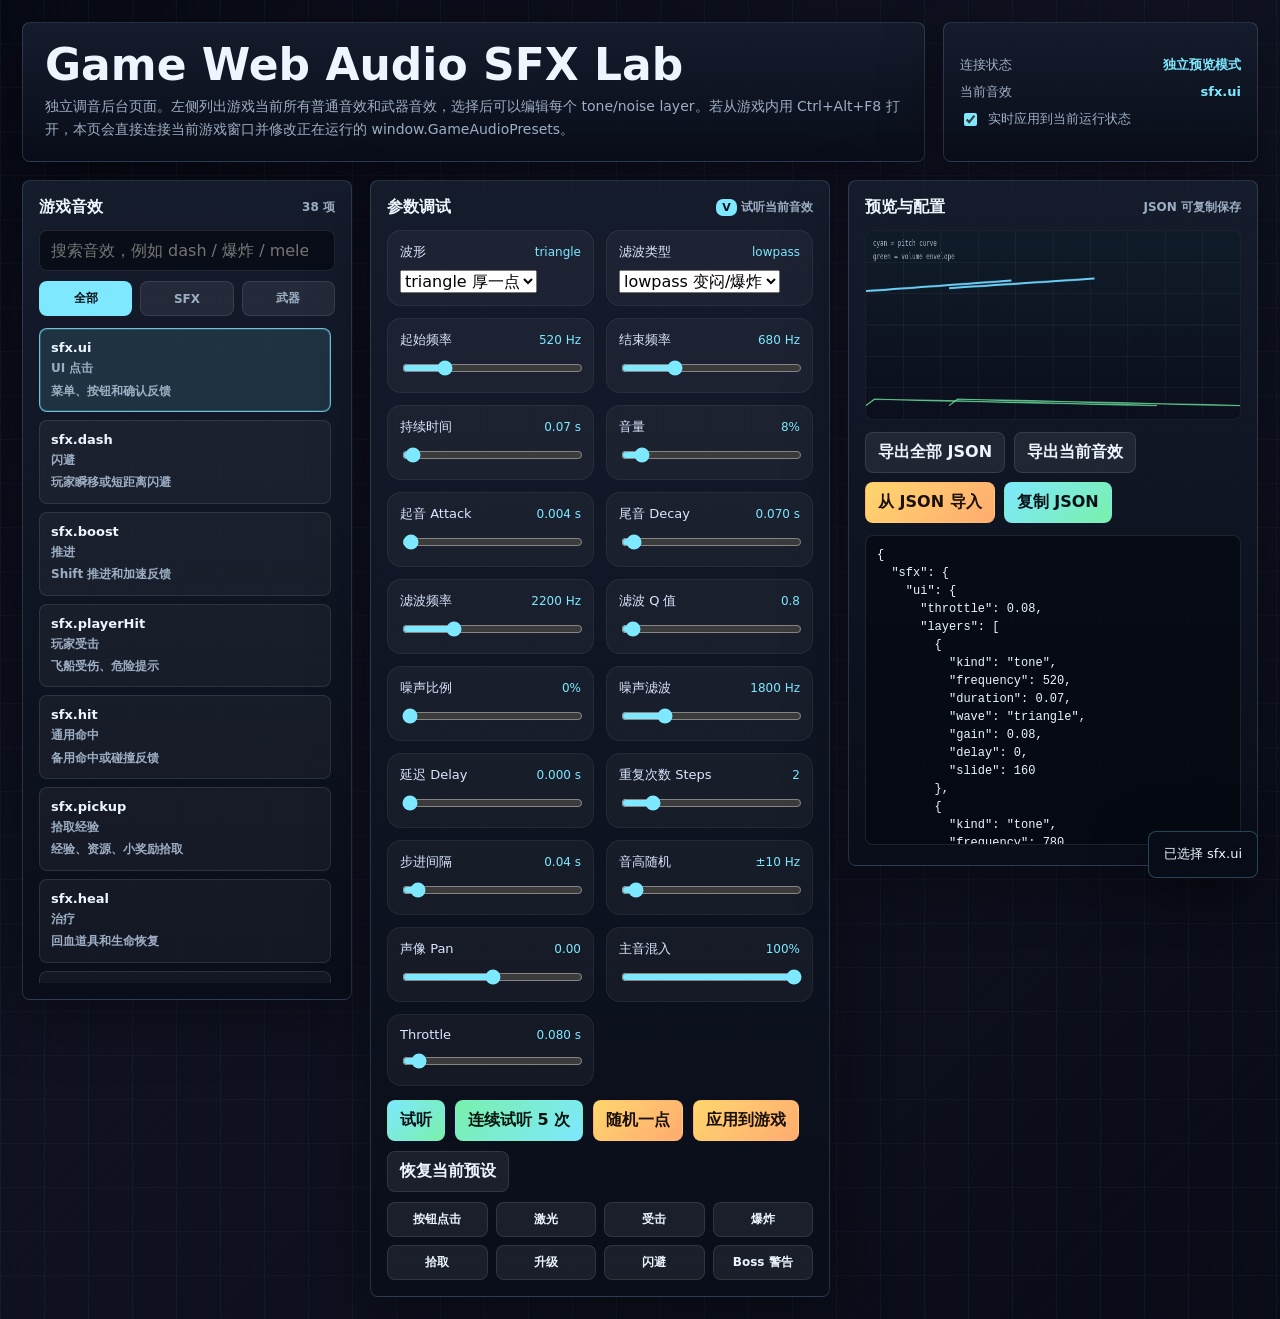
<file: js/tools/sfxLab.html>
<!DOCTYPE html>
<html lang="zh-CN">
<head>
  <meta charset="UTF-8" />
  <meta name="viewport" content="width=device-width, initial-scale=1.0" />
  <title>Game Web Audio SFX Lab</title>
  <style>
    :root {
      --bg: #070914;
      --panel: rgba(18, 24, 38, 0.94);
      --panel-soft: rgba(28, 35, 52, 0.78);
      --line: rgba(156, 205, 255, 0.18);
      --line-strong: rgba(120, 225, 255, 0.55);
      --text: #edf6ff;
      --muted: #9daec4;
      --cyan: #7ee8ff;
      --green: #79f0aa;
      --amber: #ffd66e;
      --pink: #ff83b0;
      --violet: #b89cff;
      --shadow: 0 18px 60px rgba(0, 0, 0, 0.38);
      font-family: Inter, ui-sans-serif, system-ui, -apple-system, BlinkMacSystemFont, "Segoe UI", "Microsoft YaHei", sans-serif;
    }

    * { box-sizing: border-box; }

    body {
      margin: 0;
      min-height: 100vh;
      color: var(--text);
      background:
        linear-gradient(90deg, rgba(126, 232, 255, 0.045) 1px, transparent 1px),
        linear-gradient(0deg, rgba(184, 156, 255, 0.035) 1px, transparent 1px),
        linear-gradient(135deg, #070914 0%, #101222 44%, #090c17 100%);
      background-size: 44px 44px, 44px 44px, auto;
    }

    button, input, select, textarea {
      font: inherit;
    }

    button {
      cursor: pointer;
      border: 1px solid rgba(255,255,255,0.1);
      background: rgba(255,255,255,0.07);
      color: var(--text);
      border-radius: 8px;
      padding: 9px 12px;
      font-weight: 750;
      transition: border-color 140ms ease, background 140ms ease, transform 140ms ease;
    }

    button:hover {
      border-color: rgba(126, 232, 255, 0.42);
      background: rgba(126, 232, 255, 0.11);
      transform: translateY(-1px);
    }

    button.primary {
      color: #061018;
      border-color: transparent;
      background: linear-gradient(135deg, var(--cyan), var(--green));
    }

    button.warn {
      color: #191006;
      border-color: transparent;
      background: linear-gradient(135deg, var(--amber), #ffab70);
    }

    button.good {
      color: #04150d;
      border-color: transparent;
      background: linear-gradient(135deg, #79f0aa, #7ee8ff);
    }

    button.danger {
      color: #fff1f5;
      border-color: rgba(255, 131, 176, 0.36);
      background: rgba(255, 131, 176, 0.13);
    }

    .app {
      width: min(1520px, 100%);
      margin: 0 auto;
      padding: 22px;
    }

    .topbar {
      display: grid;
      grid-template-columns: minmax(0, 1fr) auto;
      gap: 18px;
      align-items: stretch;
      margin-bottom: 18px;
    }

    .hero,
    .connection,
    .panel,
    .layerCard {
      border: 1px solid var(--line);
      background: linear-gradient(180deg, rgba(22, 29, 45, 0.95), rgba(10, 14, 26, 0.95));
      box-shadow: var(--shadow);
      border-radius: 8px;
    }

    .hero {
      padding: 20px 22px;
    }

    h1 {
      margin: 0 0 8px;
      font-size: clamp(28px, 4vw, 44px);
      line-height: 1;
      letter-spacing: 0;
    }

    .subtitle {
      margin: 0;
      color: var(--muted);
      line-height: 1.65;
      max-width: 920px;
      font-size: 14px;
    }

    .connection {
      min-width: 315px;
      padding: 16px;
      display: grid;
      align-content: center;
      gap: 9px;
    }

    .statusLine {
      display: flex;
      align-items: center;
      justify-content: space-between;
      gap: 12px;
      font-size: 13px;
      color: var(--muted);
    }

    .statusValue {
      color: var(--cyan);
      font-weight: 800;
      text-align: right;
    }

    .main {
      display: grid;
      grid-template-columns: 330px minmax(0, 1fr) 410px;
      gap: 18px;
      align-items: start;
    }

    .panel {
      padding: 16px;
      min-width: 0;
    }

    .sectionTitle {
      margin: 0 0 12px;
      display: flex;
      align-items: center;
      justify-content: space-between;
      gap: 12px;
      font-size: 16px;
      font-weight: 850;
    }

    .hint {
      color: var(--muted);
      font-size: 12px;
      line-height: 1.55;
    }

    .searchBox,
    .field input,
    .field select,
    textarea {
      width: 100%;
      border: 1px solid rgba(255,255,255,0.1);
      background: rgba(4, 8, 16, 0.68);
      color: var(--text);
      border-radius: 8px;
      outline: none;
      padding: 10px 11px;
    }

    .searchBox:focus,
    .field input:focus,
    .field select:focus,
    textarea:focus {
      border-color: var(--line-strong);
    }

    select option {
      background: #0b1020;
      color: var(--text);
    }

    .categoryTabs {
      display: grid;
      grid-template-columns: repeat(3, minmax(0, 1fr));
      gap: 8px;
      margin: 10px 0 12px;
    }

    .categoryTabs button {
      padding: 8px 6px;
      font-size: 12px;
      color: var(--muted);
    }

    .categoryTabs button.active {
      color: #061018;
      border-color: transparent;
      background: var(--cyan);
    }

    .soundList {
      display: grid;
      gap: 8px;
      max-height: calc(100vh - 245px);
      overflow: auto;
      padding-right: 4px;
    }

    .soundBtn {
      text-align: left;
      display: grid;
      gap: 5px;
      padding: 11px;
      background: rgba(255,255,255,0.045);
    }

    .soundBtn.active {
      border-color: rgba(126, 232, 255, 0.8);
      background: rgba(126, 232, 255, 0.12);
      box-shadow: 0 0 0 1px rgba(126, 232, 255, 0.2) inset;
    }

    .soundBtn b {
      font-size: 13px;
    }

    .soundBtn span {
      color: var(--muted);
      font-size: 12px;
      line-height: 1.45;
    }

    .soundTag {
      display: inline-flex;
      width: fit-content;
      color: #08111b;
      background: var(--green);
      border-radius: 6px;
      padding: 2px 6px;
      font-size: 11px;
      font-weight: 850;
    }

    .toolbar {
      display: flex;
      flex-wrap: wrap;
      gap: 9px;
      margin: 12px 0;
    }

    .buttonRow {
      display: flex;
      flex-wrap: wrap;
      gap: 10px;
      margin-top: 14px;
    }

    .editorHeader {
      display: grid;
      grid-template-columns: repeat(4, minmax(0, 1fr));
      gap: 10px;
      margin-bottom: 12px;
    }

    .controlGrid {
      display: grid;
      grid-template-columns: repeat(2, minmax(0, 1fr));
      gap: 12px;
    }

    .control,
    .wideControl {
      background: rgba(255,255,255,0.04);
      border: 1px solid rgba(255,255,255,0.06);
      border-radius: 14px;
      padding: 12px;
      min-width: 0;
    }

    .wideControl {
      grid-column: 1 / -1;
    }

    .control label,
    .wideControl label {
      display: flex;
      align-items: center;
      justify-content: space-between;
      gap: 10px;
      margin-bottom: 9px;
      color: #dbe7ff;
      font-size: 13px;
    }

    .value {
      color: var(--cyan);
      font-variant-numeric: tabular-nums;
      font-size: 12px;
      white-space: nowrap;
    }

    input[type="range"] {
      width: 100%;
      accent-color: var(--cyan);
    }

    .miniBtns {
      display: grid;
      grid-template-columns: repeat(4, minmax(0, 1fr));
      gap: 8px;
      margin-top: 10px;
    }

    .miniBtns button {
      padding: 8px 6px;
      font-size: 12px;
      font-weight: 700;
    }

    .kbd {
      color: #07111e;
      background: var(--cyan);
      padding: 2px 6px;
      border-radius: 7px;
      font-size: 11px;
      font-weight: 850;
    }

    .field {
      min-width: 0;
      display: grid;
      gap: 6px;
    }

    .field label {
      color: var(--muted);
      font-size: 11px;
      text-transform: uppercase;
      letter-spacing: 0;
    }

    .aliasBox {
      display: none;
      color: #d7f8ff;
      background: rgba(126, 232, 255, 0.08);
      border: 1px solid rgba(126, 232, 255, 0.18);
      border-radius: 8px;
      padding: 10px 12px;
      font-size: 13px;
      line-height: 1.55;
      margin-bottom: 12px;
    }

    .layers {
      display: grid;
      gap: 10px;
    }

    .layerCard {
      padding: 12px;
      box-shadow: none;
      background: rgba(255,255,255,0.045);
    }

    .layerTop {
      display: flex;
      justify-content: space-between;
      align-items: center;
      gap: 10px;
      margin-bottom: 10px;
    }

    .layerTitle {
      font-weight: 850;
      color: #dffaff;
    }

    .layerGrid {
      display: grid;
      grid-template-columns: repeat(5, minmax(0, 1fr));
      gap: 9px;
    }

    .previewCanvas {
      width: 100%;
      height: 190px;
      display: block;
      border: 1px solid rgba(255,255,255,0.08);
      background: rgba(4, 8, 16, 0.68);
      border-radius: 8px;
      margin-bottom: 12px;
    }

    .jsonBox {
      min-height: 310px;
      resize: vertical;
      font-family: ui-monospace, SFMono-Regular, Menlo, Consolas, "Liberation Mono", monospace;
      font-size: 12px;
      line-height: 1.5;
    }

    .toast {
      position: fixed;
      right: 22px;
      bottom: 22px;
      max-width: 420px;
      opacity: 0;
      transform: translateY(10px);
      pointer-events: none;
      transition: 180ms ease;
      border: 1px solid rgba(126, 232, 255, 0.26);
      background: rgba(9, 13, 24, 0.96);
      color: var(--text);
      border-radius: 8px;
      padding: 13px 15px;
      box-shadow: var(--shadow);
      font-size: 13px;
      line-height: 1.45;
      z-index: 50;
    }

    .toast.show {
      opacity: 1;
      transform: translateY(0);
    }

    .switchRow {
      display: flex;
      align-items: center;
      gap: 8px;
      color: var(--muted);
      font-size: 13px;
    }

    .switchRow input {
      accent-color: var(--cyan);
    }

    @media (max-width: 1220px) {
      .topbar,
      .main {
        grid-template-columns: 1fr;
      }
      .connection {
        min-width: 0;
      }
      .soundList {
        max-height: 360px;
      }
    }

    @media (max-width: 760px) {
      .app {
        padding: 14px;
      }
      .editorHeader,
      .layerGrid,
      .controlGrid {
        grid-template-columns: repeat(2, minmax(0, 1fr));
      }

      .miniBtns {
        grid-template-columns: repeat(2, minmax(0, 1fr));
      }
    }
  </style>
</head>
<body>
  <div class="app">
    <header class="topbar">
      <section class="hero">
        <h1>Game Web Audio SFX Lab</h1>
        <p class="subtitle">
          独立调音后台页面。左侧列出游戏当前所有普通音效和武器音效，选择后可以编辑每个 tone/noise layer。若从游戏内用 Ctrl+Alt+F8 打开，本页会直接连接当前游戏窗口并修改正在运行的 window.GameAudioPresets。
        </p>
      </section>

      <aside class="connection">
        <div class="statusLine"><span>连接状态</span><span id="connectionStatus" class="statusValue">检测中</span></div>
        <div class="statusLine"><span>当前音效</span><span id="currentStatus" class="statusValue">-</span></div>
        <label class="switchRow"><input id="autoApply" type="checkbox" checked> 实时应用到当前运行状态</label>
      </aside>
    </header>

    <main class="main">
      <aside class="panel">
        <div class="sectionTitle">
          <span>游戏音效</span>
          <span id="soundCount" class="hint">0</span>
        </div>
        <input id="searchBox" class="searchBox" type="search" placeholder="搜索音效，例如 dash / 爆炸 / melee" />
        <div class="categoryTabs">
          <button id="tabAll" class="active" type="button" data-filter="all">全部</button>
          <button id="tabSfx" type="button" data-filter="sfx">SFX</button>
          <button id="tabWeapon" type="button" data-filter="weapon">武器</button>
        </div>
        <div id="soundList" class="soundList"></div>
      </aside>

      <section class="panel">
        <div class="sectionTitle">
          <span>参数调试</span>
          <span class="hint"><span class="kbd">V</span> 试听当前音效</span>
        </div>

        <div id="aliasBox" class="aliasBox"></div>
        <div id="aliasBadge" class="hint" style="margin-bottom:10px"></div>

        <div class="controlGrid">
          <div class="control">
            <label>波形 <span class="value" id="waveLabel">square</span></label>
            <select id="wave">
              <option value="sine">sine 柔和</option>
              <option value="square">square 像素感</option>
              <option value="sawtooth">sawtooth 尖锐</option>
              <option value="triangle">triangle 厚一点</option>
            </select>
          </div>

          <div class="control">
            <label>滤波类型 <span class="value" id="filterTypeLabel">lowpass</span></label>
            <select id="filterType">
              <option value="lowpass">lowpass 变闷/爆炸</option>
              <option value="highpass">highpass 去低频</option>
              <option value="bandpass">bandpass 机械感</option>
              <option value="none">none 不滤波</option>
            </select>
          </div>

          <div class="control"><label>起始频率 <span class="value" id="frequencyVal"></span></label><input id="frequency" type="range" min="20" max="2400" step="1" /></div>
          <div class="control"><label>结束频率 <span class="value" id="endFrequencyVal"></span></label><input id="endFrequency" type="range" min="20" max="2400" step="1" /></div>
          <div class="control"><label>持续时间 <span class="value" id="durationVal"></span></label><input id="duration" type="range" min="0.02" max="2.5" step="0.01" /></div>
          <div class="control"><label>音量 <span class="value" id="volumeVal"></span></label><input id="volume" type="range" min="0" max="1" step="0.01" /></div>
          <div class="control"><label>起音 Attack <span class="value" id="attackVal"></span></label><input id="attack" type="range" min="0.001" max="0.5" step="0.001" /></div>
          <div class="control"><label>尾音 Decay <span class="value" id="decayVal"></span></label><input id="decay" type="range" min="0.005" max="2.2" step="0.005" /></div>
          <div class="control"><label>滤波频率 <span class="value" id="filterFreqVal"></span></label><input id="filterFreq" type="range" min="80" max="8000" step="10" /></div>
          <div class="control"><label>滤波 Q 值 <span class="value" id="filterQVal"></span></label><input id="filterQ" type="range" min="0.1" max="30" step="0.1" /></div>
          <div class="control"><label>噪声比例 <span class="value" id="noiseVal"></span></label><input id="noise" type="range" min="0" max="1" step="0.01" /></div>
          <div class="control"><label>噪声滤波 <span class="value" id="noiseFilterVal"></span></label><input id="noiseFilter" type="range" min="80" max="8000" step="10" /></div>
          <div class="control"><label>延迟 Delay <span class="value" id="delayVal"></span></label><input id="delay" type="range" min="0" max="0.35" step="0.005" /></div>
          <div class="control"><label>重复次数 Steps <span class="value" id="stepsVal"></span></label><input id="steps" type="range" min="1" max="8" step="1" /></div>
          <div class="control"><label>步进间隔 <span class="value" id="stepGapVal"></span></label><input id="stepGap" type="range" min="0.02" max="0.45" step="0.01" /></div>
          <div class="control"><label>音高随机 <span class="value" id="randomPitchVal"></span></label><input id="randomPitch" type="range" min="0" max="240" step="1" /></div>
          <div class="control"><label>声像 Pan <span class="value" id="panVal"></span></label><input id="pan" type="range" min="-1" max="1" step="0.01" /></div>
          <div class="control"><label>主音混入 <span class="value" id="toneMixVal"></span></label><input id="toneMix" type="range" min="0" max="1" step="0.01" /></div>
          <div class="control"><label>Throttle <span class="value" id="throttleVal"></span></label><input id="throttle" type="range" min="0" max="1.5" step="0.005" /></div>
        </div>

        <div class="buttonRow">
          <button id="previewBtn" class="primary" type="button">试听</button>
          <button id="previewSeqBtn" class="good" type="button">连续试听 5 次</button>
          <button id="randomizeBtn" class="warn" type="button">随机一点</button>
          <button id="applyBtn" class="warn" type="button">应用到游戏</button>
          <button id="resetBtn" type="button">恢复当前预设</button>
        </div>

        <div class="miniBtns">
          <button data-shape="click" type="button">按钮点击</button>
          <button data-shape="laser" type="button">激光</button>
          <button data-shape="hit" type="button">受击</button>
          <button data-shape="boom" type="button">爆炸</button>
          <button data-shape="pickup" type="button">拾取</button>
          <button data-shape="level" type="button">升级</button>
          <button data-shape="dash" type="button">闪避</button>
          <button data-shape="boss" type="button">Boss 警告</button>
        </div>
      </section>

      <aside class="panel">
        <div class="sectionTitle">
          <span>预览与配置</span>
          <span class="hint">JSON 可复制保存</span>
        </div>
        <canvas id="previewCanvas" class="previewCanvas" width="760" height="280"></canvas>
        <div class="toolbar">
          <button id="exportAllBtn" type="button">导出全部 JSON</button>
          <button id="exportCurrentBtn" type="button">导出当前音效</button>
          <button id="importBtn" class="warn" type="button">从 JSON 导入</button>
          <button id="copyBtn" class="primary" type="button">复制 JSON</button>
        </div>
        <textarea id="jsonBox" class="jsonBox" spellcheck="false"></textarea>
      </aside>
    </main>
  </div>

  <div id="toast" class="toast"></div>

  <script src="../core/audioPresets.js"></script>
  <script>
    (function(){
      'use strict';

      const SOUND_META = {
        sfx: {
          ui: ['UI 点击', '菜单、按钮和确认反馈'],
          dash: ['闪避', '玩家瞬移或短距离闪避'],
          boost: ['推进', 'Shift 推进和加速反馈'],
          playerHit: ['玩家受击', '飞船受伤、危险提示'],
          hit: ['通用命中', '备用命中或碰撞反馈'],
          pickup: ['拾取经验', '经验、资源、小奖励拾取'],
          heal: ['治疗', '回血道具和生命恢复'],
          level: ['升级/奖励', '升级、获得武器、获得被动'],
          boss: ['Boss 警告', 'Boss 出现、阶段变化、危险攻击'],
          explode: ['爆炸', '导弹、地雷、范围爆炸'],
          laser: ['敌方激光', '敌人远程攻击或激光提示'],
          missile: ['导弹', '导弹发射或追踪弹'],
          homing: ['追踪/僚机', '暗属性僚机、追踪类提示和自动锁定反馈'],
          rail: ['轨道炮', '直线贯穿光束'],
          chain: ['连锁闪电', '电弧跳跃和链式攻击'],
          beam: ['光束', '持续短光束或聚焦射线'],
          mine: ['地雷', '布雷、触发前提示'],
          enemyKill: ['敌人死亡', '怪物死亡碎裂和击杀反馈']
        },
        weapon: {
          thunderLance: ['武器：球形闪电', '独立可调：球形闪电/电属性基础发射'],
          starSword: ['武器：星火剑', '独立可调：剑气、弧刃和近距离斩击'],
          moonBlade: ['武器：月刃', '独立可调：回旋刃发射'],
          shadowDagger: ['武器：幽影匕首', '独立可调：暗属性追踪匕首'],
          frostRing: ['武器：冰霜环', '独立可调：扩散冰环/环绕冰霜'],
          holyPrism: ['武器：圣棱镜', '独立可调：棱镜光效和格挡反馈'],
          dragonBreath: ['武器：龙息喷焰', '独立可调：扇形喷焰/火焰流'],
          meteorStaff: ['武器：陨星法杖', '独立可调：陨石召唤和落点反馈'],
          poisonVine: ['武器：毒藤立场', '独立可调：毒藤区域和持续伤害'],
          voidHole: ['武器：虚空黑洞', '独立可调：黑洞牵引和低频空间感'],
          missilePod: ['武器：导弹舱', '独立可调：基础追踪导弹'],
          railCannon: ['武器：轨道炮', '独立可调：直线贯穿轨道炮'],
          arcEmitter: ['武器：连锁电弧', '独立可调：电弧跳跃和链式攻击'],
          mineLayer: ['武器：布雷器', '独立可调：布雷/部署提示'],
          beamCore: ['武器：光束核心', '独立可调：短光束/聚焦射线'],
          frostMissile: ['武器：寒冰导弹', '独立可调：冰属性追踪导弹'],
          rageMinigun: ['武器：狂暴机枪', '独立可调：高频暗属性机枪'],
          energyTurret: ['武器：高能炮塔', '独立可调：炮塔部署/召唤反馈'],
          shadowFleet: ['武器：幽影舰队', '独立可调：僚机召唤和追踪反馈'],
          plasmaRay: ['武器：等离子射线', '独立可调：火属性等离子短射线']
        }
      };

      const WAVE_TYPES = ['sine','square','sawtooth','triangle'];
      const FILTER_TYPES = ['lowpass','highpass','bandpass','notch','allpass'];
      const CHANNEL = 'game-audio-sfx-lab';
      const $ = id => document.getElementById(id);

      let targetWindow = null;
      let presets = null;
      let defaults = null;
      let bridgeMode = false;
      let booted = false;
      let eventsBound = false;
      let selected = {category: 'sfx', name: 'ui'};
      let editPath = {category: 'sfx', name: 'ui'};
      let selectedLayerIndex = 0;
      let draft = null;
      let filter = 'all';
      let audioCtx = null;
      let masterGain = null;

      const SHAPE_PRESET_MAP = {
        click: ['sfx','ui'],
        laser: ['sfx','laser'],
        hit: ['sfx','playerHit'],
        boom: ['sfx','explode'],
        pickup: ['sfx','pickup'],
        level: ['sfx','level'],
        dash: ['sfx','dash'],
        boss: ['sfx','boss']
      };

      function clone(value){
        return JSON.parse(JSON.stringify(value));
      }

      function canUseOpener(){
        try{
          return !!(window.opener && !window.opener.closed && window.opener.GameAudioPresets);
        }catch(err){
          return false;
        }
      }

      function connectTarget(){
        if(canUseOpener()){
          targetWindow = window.opener;
          bridgeMode = false;
          if(!targetWindow.GameAudioPresets)targetWindow.GameAudioPresets = clone(window.GameAudioPresets || {sfx:{}, weapon:{}});
          if(!targetWindow.GameAudioDefaultPresets)targetWindow.GameAudioDefaultPresets = clone(window.GameAudioDefaultPresets || targetWindow.GameAudioPresets);
          presets = targetWindow.GameAudioPresets;
          defaults = targetWindow.GameAudioDefaultPresets;
          $('connectionStatus').textContent = '已连接游戏窗口';
          return true;
        }

        if(window.opener && !window.opener.closed){
          targetWindow = window.opener;
          bridgeMode = true;
          $('connectionStatus').textContent = '等待游戏窗口回应';
          targetWindow.postMessage({channel: CHANNEL, type: 'request-state'}, '*');
          return false;
        }

        targetWindow = window;
        bridgeMode = false;
        if(!targetWindow.GameAudioPresets)targetWindow.GameAudioPresets = clone(window.GameAudioPresets || {sfx:{}, weapon:{}});
        if(!targetWindow.GameAudioDefaultPresets)targetWindow.GameAudioDefaultPresets = clone(window.GameAudioDefaultPresets || targetWindow.GameAudioPresets);
        presets = targetWindow.GameAudioPresets;
        defaults = targetWindow.GameAudioDefaultPresets;
        $('connectionStatus').textContent = '独立预览模式';
        return true;
      }

      function postToGame(message){
        if(targetWindow && targetWindow !== window && typeof targetWindow.postMessage === 'function'){
          targetWindow.postMessage(Object.assign({channel: CHANNEL},message),'*');
        }
      }

      function bootInterface(){
        if(booted || !presets)return;
        booted = true;
        const firstCategory = presets.sfx ? 'sfx' : Object.keys(presets)[0];
        const firstName = Object.keys(presets[firstCategory] || {})[0] || '';
        selected = {category:firstCategory, name:firstName};
        renderSoundList();
        selectSound(selected.category,selected.name);
      }

      function handleBridgeMessage(event){
        const data = event.data || {};
        if(data.channel !== CHANNEL)return;
        if(data.type === 'state-response'){
          bridgeMode = true;
          presets = data.presets || {sfx:{}, weapon:{}};
          defaults = data.defaults || clone(presets);
          $('connectionStatus').textContent = data.hasGameAudio ? '已连接游戏窗口' : '已连接配置窗口';
          bootInterface();
        }else if(data.type === 'apply-ack'){
          $('connectionStatus').textContent = '已连接游戏窗口';
        }else if(data.type === 'replace-ack'){
          $('connectionStatus').textContent = '配置已替换';
        }else if(data.type === 'preview-ack'){
          $('connectionStatus').textContent = '试听已发送到游戏';
        }
      }

      function getMeta(category,name){
        const meta = SOUND_META[category] && SOUND_META[category][name];
        return meta || [category + '.' + name, '自定义音效'];
      }

      function resolvePreset(category,name,seen){
        const item = presets && presets[category] && presets[category][name];
        if(!item)return {category, name, preset: {layers: []}, missing: true};
        if(!item.alias)return {category, name, preset: item};
        const seenMap = seen || {};
        const key = category + ':' + name;
        if(seenMap[key])return {category, name, preset: item, circular: true};
        seenMap[key] = true;
        const alias = String(item.alias);
        let nextCategory = item.aliasCategory || (category === 'weapon' ? 'sfx' : category);
        let nextName = alias;
        if(alias.indexOf('.') > 0){
          const parts = alias.split('.');
          nextCategory = parts[0] || nextCategory;
          nextName = parts[1] || nextName;
        }
        return resolvePreset(nextCategory,nextName,seenMap);
      }

      function allSounds(){
        const out = [];
        for(const category of ['sfx','weapon']){
          const names = Object.keys((presets && presets[category]) || {});
          for(const name of names){
            const meta = getMeta(category,name);
            const item = presets[category][name] || {};
            out.push({category, name, label: meta[0], desc: meta[1], alias: item.alias});
          }
        }
        return out;
      }

      function renderSoundList(){
        const query = $('searchBox').value.trim().toLowerCase();
        const list = $('soundList');
        const sounds = allSounds().filter(sound => {
          if(filter !== 'all' && sound.category !== filter)return false;
          const hay = [sound.category, sound.name, sound.label, sound.desc].join(' ').toLowerCase();
          return !query || hay.includes(query);
        });
        $('soundCount').textContent = sounds.length + ' 项';
        list.innerHTML = '';
        for(const sound of sounds){
          const button = document.createElement('button');
          button.type = 'button';
          button.className = 'soundBtn' + (sound.category === selected.category && sound.name === selected.name ? ' active' : '');
          const aliasLine = sound.alias ? '<span class="soundTag">alias</span>' : '';
          button.innerHTML = '<b>' + escapeHtml(sound.category + '.' + sound.name) + '</b>' +
            '<span>' + escapeHtml(sound.label) + '</span>' +
            '<span>' + escapeHtml(sound.desc) + '</span>' + aliasLine;
          button.addEventListener('click', () => selectSound(sound.category,sound.name));
          list.appendChild(button);
        }
      }

      function selectSound(category,name){
        selected = {category, name};
        const resolved = resolvePreset(category,name);
        editPath = {category: resolved.category, name: resolved.name};
        draft = clone(resolved.preset || {layers: []});
        if(!Array.isArray(draft.layers))draft.layers = [];
        selectedLayerIndex = 0;
        renderSoundList();
        renderEditor();
        drawPreview();
        exportCurrent();
        showToast('已选择 ' + category + '.' + name);
      }

      const SIMPLE_CONTROL_IDS = [
        'frequency','endFrequency','duration','volume','attack','decay','filterFreq','filterQ',
        'noise','noiseFilter','delay','steps','stepGap','randomPitch','pan','toneMix','throttle'
      ];

      const SIMPLE_FORMATTERS = {
        frequency: value => Math.round(Number(value)) + ' Hz',
        endFrequency: value => Math.round(Number(value)) + ' Hz',
        duration: value => Number(value).toFixed(2) + ' s',
        volume: value => Math.round(Number(value) * 100) + '%',
        attack: value => Number(value).toFixed(3) + ' s',
        decay: value => Number(value).toFixed(3) + ' s',
        filterFreq: value => Math.round(Number(value)) + ' Hz',
        filterQ: value => Number(value).toFixed(1),
        noise: value => Math.round(Number(value) * 100) + '%',
        noiseFilter: value => Math.round(Number(value)) + ' Hz',
        delay: value => Number(value).toFixed(3) + ' s',
        steps: value => String(Math.round(Number(value))),
        stepGap: value => Number(value).toFixed(2) + ' s',
        randomPitch: value => '±' + Math.round(Number(value)) + ' Hz',
        pan: value => Number(value).toFixed(2),
        toneMix: value => Math.round(Number(value) * 100) + '%',
        throttle: value => Number(value).toFixed(3) + ' s'
      };

      function simpleDefault(){
        return {
          wave: 'square',
          filterType: 'lowpass',
          frequency: 760,
          endFrequency: 520,
          duration: 0.07,
          volume: 0.14,
          attack: 0.004,
          decay: 0.065,
          filterFreq: 2200,
          filterQ: 0.8,
          noise: 0,
          noiseFilter: 1800,
          delay: 0,
          steps: 1,
          stepGap: 0.08,
          randomPitch: 10,
          pan: 0,
          toneMix: 1,
          throttle: 0
        };
      }

      function cleanSimple(simple){
        const base = simpleDefault();
        const s = Object.assign({},base,simple || {});
        s.wave = WAVE_TYPES.includes(s.wave) ? s.wave : base.wave;
        s.filterType = ['lowpass','highpass','bandpass','none'].includes(s.filterType) ? s.filterType : base.filterType;
        s.frequency = clampNumber(numberOr(s.frequency,base.frequency),20,2400);
        s.endFrequency = clampNumber(numberOr(s.endFrequency,base.endFrequency),20,2400);
        s.duration = clampNumber(numberOr(s.duration,base.duration),0.02,2.5);
        s.volume = clampNumber(numberOr(s.volume,base.volume),0,1);
        s.attack = clampNumber(numberOr(s.attack,base.attack),0.001,0.5);
        s.decay = clampNumber(numberOr(s.decay,base.decay),0.005,2.2);
        s.filterFreq = clampNumber(numberOr(s.filterFreq,base.filterFreq),80,8000);
        s.filterQ = clampNumber(numberOr(s.filterQ,base.filterQ),0.1,30);
        s.noise = clampNumber(numberOr(s.noise,base.noise),0,1);
        s.noiseFilter = clampNumber(numberOr(s.noiseFilter,base.noiseFilter),80,8000);
        s.delay = clampNumber(numberOr(s.delay,base.delay),0,0.35);
        s.steps = Math.round(clampNumber(numberOr(s.steps,base.steps),1,8));
        s.stepGap = clampNumber(numberOr(s.stepGap,base.stepGap),0.02,0.45);
        s.randomPitch = clampNumber(numberOr(s.randomPitch,base.randomPitch),0,240);
        s.pan = clampNumber(numberOr(s.pan,base.pan),-1,1);
        s.toneMix = clampNumber(numberOr(s.toneMix,base.toneMix),0,1);
        s.throttle = clampNumber(numberOr(s.throttle,base.throttle),0,1.5);
        return s;
      }

      function draftToSimple(preset){
        const base = simpleDefault();
        const layers = Array.isArray(preset && preset.layers) ? preset.layers : [];
        const toneLayers = layers.filter(layer => layer && layer.kind === 'tone');
        const noiseLayers = layers.filter(layer => layer && layer.kind === 'noise');
        const toneLayer = toneLayers[0] || {};
        const noiseLayer = noiseLayers[0] || {};
        const toneGain = numberOr(toneLayer.gain,0);
        const noiseGain = numberOr(noiseLayer.gain,0);
        const volume = Math.max(0.01,toneGain + noiseGain,numberOr(preset && preset.volume,0));
        let stepGap = base.stepGap;
        if(toneLayers.length > 1){
          stepGap = Math.max(0.02,numberOr(toneLayers[1].delay,0) - numberOr(toneLayers[0].delay,0));
        }else if(noiseLayers.length > 1){
          stepGap = Math.max(0.02,numberOr(noiseLayers[1].delay,0) - numberOr(noiseLayers[0].delay,0));
        }
        return cleanSimple({
          wave: toneLayer.wave || preset && preset.wave || base.wave,
          filterType: toneLayer.filterType || preset && preset.filterType || base.filterType,
          frequency: numberOr(toneLayer.frequency,base.frequency),
          endFrequency: numberOr(toneLayer.frequency,base.frequency) + numberOr(toneLayer.slide,0),
          duration: numberOr(toneLayer.duration,numberOr(noiseLayer.duration,base.duration)),
          volume: Math.min(1,volume),
          attack: numberOr(toneLayer.attack,numberOr(preset && preset.attack,base.attack)),
          decay: numberOr(toneLayer.decay,numberOr(preset && preset.decay,Math.max(0.005,numberOr(toneLayer.duration,base.duration) - numberOr(toneLayer.attack,0)))),
          filterFreq: numberOr(toneLayer.filterFreq,numberOr(preset && preset.filterFreq,base.filterFreq)),
          filterQ: numberOr(toneLayer.filterQ,numberOr(preset && preset.filterQ,base.filterQ)),
          noise: noiseGain > 0 ? clampNumber(noiseGain / Math.max(volume,0.001),0,1) : numberOr(preset && preset.noise,0),
          noiseFilter: numberOr(noiseLayer.filterFreq,numberOr(preset && preset.noiseFilter,base.noiseFilter)),
          delay: Math.min(0.35,numberOr(toneLayer.delay,numberOr(noiseLayer.delay,base.delay))),
          steps: Math.max(1,Math.min(8,Math.max(toneLayers.length,noiseLayers.length,numberOr(preset && preset.steps,1)))),
          stepGap,
          randomPitch: numberOr(toneLayer.randomPitch,numberOr(preset && preset.randomPitch,base.randomPitch)),
          pan: numberOr(toneLayer.pan,numberOr(preset && preset.pan,base.pan)),
          toneMix: toneGain > 0 ? clampNumber(toneGain / Math.max(volume,0.001),0,1) : numberOr(preset && preset.toneMix,1),
          throttle: numberOr(preset && preset.throttle,0)
        });
      }

      function simpleToDraft(simple,basePreset){
        const s = cleanSimple(simple);
        const next = clone(basePreset || {});
        const layers = [];
        for(let i=0;i<s.steps;i++){
          const stepDelay = Number((s.delay + i * s.stepGap).toFixed(3));
          const pitchOffset = i * 42;
          const endOffset = i * 35;
          if(s.toneMix > 0.001 && s.volume > 0.001){
            const startFreq = Math.max(20,s.frequency + pitchOffset);
            const endFreq = Math.max(20,s.endFrequency + endOffset);
            layers.push({
              kind: 'tone',
              frequency: Number(startFreq.toFixed(3)),
              duration: Number(s.duration.toFixed(3)),
              wave: s.wave,
              gain: Number((s.volume * s.toneMix).toFixed(3)),
              delay: stepDelay,
              slide: Number((endFreq - startFreq).toFixed(3)),
              attack: Number(s.attack.toFixed(3)),
              decay: Number(s.decay.toFixed(3)),
              filterType: s.filterType,
              filterFreq: Math.round(s.filterFreq),
              filterQ: Number(s.filterQ.toFixed(2)),
              randomPitch: Math.round(s.randomPitch),
              pan: Number(s.pan.toFixed(2))
            });
          }
          if(s.noise > 0.001 && s.volume > 0.001){
            layers.push({
              kind: 'noise',
              duration: Number(s.duration.toFixed(3)),
              gain: Number((s.volume * s.noise).toFixed(3)),
              delay: stepDelay,
              filterFreq: Math.round(s.noiseFilter),
              filterType: 'lowpass',
              attack: Number(s.attack.toFixed(3)),
              decay: Number(s.decay.toFixed(3)),
              pan: Number(s.pan.toFixed(2))
            });
          }
        }
        if(!layers.length){
          layers.push({kind:'tone', frequency: s.frequency, duration: s.duration, wave: s.wave, gain: 0.001, delay: s.delay, slide: s.endFrequency - s.frequency});
        }
        next.layers = layers;
        if(s.throttle > 0)next.throttle = Number(s.throttle.toFixed(3));
        else delete next.throttle;
        next.__labSimple = s;
        return next;
      }

      function currentSimple(){
        return draftToSimple(draft || simpleToDraft(simpleDefault(),{}));
      }

      function renderEditor(){
        const selectedLabel = selected.category + '.' + selected.name;
        const editLabel = editPath.category + '.' + editPath.name;
        $('currentStatus').textContent = selectedLabel;
        $('aliasBadge').textContent = selectedLabel === editLabel ? '' : 'alias -> ' + editLabel;
        const aliasBox = $('aliasBox');
        if(selectedLabel !== editLabel){
          aliasBox.style.display = 'block';
          aliasBox.textContent = selectedLabel + ' 是别名，当前编辑会直接修改真实目标 ' + editLabel + '，因此同样引用该目标的音效也会一起变化。';
        }else{
          aliasBox.style.display = 'none';
          aliasBox.textContent = '';
        }
        applySimpleToControls(currentSimple());
      }

      function applySimpleToControls(simple){
        const s = cleanSimple(simple);
        $('wave').value = s.wave;
        $('filterType').value = s.filterType;
        for(const id of SIMPLE_CONTROL_IDS){
          if($(id))$(id).value = s[id];
        }
        updateControlLabels(s);
      }

      function readSimpleFromDom(){
        const simple = {};
        simple.wave = $('wave').value;
        simple.filterType = $('filterType').value;
        for(const id of SIMPLE_CONTROL_IDS){
          if($(id))simple[id] = Number($(id).value);
        }
        return cleanSimple(simple);
      }

      function updateControlLabels(simple){
        const s = cleanSimple(simple || readSimpleFromDom());
        $('waveLabel').textContent = s.wave;
        $('filterTypeLabel').textContent = s.filterType;
        for(const id of SIMPLE_CONTROL_IDS){
          const label = $(id + 'Val');
          if(label && SIMPLE_FORMATTERS[id])label.textContent = SIMPLE_FORMATTERS[id](s[id]);
        }
      }

      function readDraftFromDom(){
        const simple = readSimpleFromDom();
        draft = simpleToDraft(simple,draft || {});
        updateControlLabels(simple);
      }

      function applyDraft(skipRead){
        if(!skipRead)readDraftFromDom();
        if(!presets[editPath.category])presets[editPath.category] = {};
        presets[editPath.category][editPath.name] = clone(draft);
        if(bridgeMode){
          postToGame({type:'apply-preset', category: editPath.category, name: editPath.name, preset: clone(draft)});
        }else if(targetWindow !== window){
          targetWindow.GameAudioPresets = presets;
        }
        drawPreview();
        exportCurrent();
      }

      function totalSimpleDuration(simple){
        const s = cleanSimple(simple);
        return s.delay + Math.max(0,s.steps - 1) * s.stepGap + s.duration + s.decay;
      }

      function preview(){
        readDraftFromDom();
        if(bridgeMode){
          postToGame({
            type: 'preview',
            selected: clone(selected),
            editPath: clone(editPath),
            preset: clone(draft),
            commit: $('autoApply').checked
          });
          if($('autoApply').checked){
            if(!presets[editPath.category])presets[editPath.category] = {};
            presets[editPath.category][editPath.name] = clone(draft);
          }
          drawPreview();
          return;
        }
        const audio = targetWindow && targetWindow.GameAudio;
        if(audio && (typeof audio.playSfx === 'function' || typeof audio.playWeaponSfx === 'function')){
          const group = presets[editPath.category] || (presets[editPath.category] = {});
          const hadPrevious = Object.prototype.hasOwnProperty.call(group,editPath.name);
          const previous = hadPrevious ? clone(group[editPath.name]) : undefined;
          const previewPreset = clone(draft);
          previewPreset.throttle = 0;
          group[editPath.name] = previewPreset;
          try{
            if(selected.category === 'weapon' && typeof audio.playWeaponSfx === 'function')audio.playWeaponSfx(selected.name);
            else if(typeof audio.playSfx === 'function')audio.playSfx(selected.name);
          }finally{
            if($('autoApply').checked){
              group[editPath.name] = clone(draft);
            }else if(hadPrevious){
              group[editPath.name] = previous;
            }else{
              delete group[editPath.name];
            }
          }
        }else{
          playLocalPreset(draft);
        }
        drawPreview();
      }

      function estimatePresetDuration(preset){
        return totalSimpleDuration(draftToSimple(preset));
      }

      function previewSequence(){
        readDraftFromDom();
        let count = 0;
        const gap = Math.max(0.12,estimatePresetDuration(draft) + 0.08) * 1000;
        const playNext = () => {
          preview();
          count += 1;
          if(count < 5)setTimeout(playNext,gap);
        };
        playNext();
        showToast('连续试听 5 次');
      }

      function clampNumber(value,min,max){
        return Math.min(max,Math.max(min,value));
      }

      function roundStep(value,step){
        return Math.round(value / step) * step;
      }

      function randomizeCurrent(){
        readDraftFromDom();
        const simple = currentSimple();
        const jitter = amount => (Math.random() * 2 - 1) * amount;
        simple.frequency = clampNumber(Math.round(simple.frequency + jitter(120)),20,2400);
        simple.endFrequency = clampNumber(Math.round(simple.endFrequency + jitter(120)),20,2400);
        simple.duration = Number(clampNumber(roundStep(simple.duration + jitter(0.05),0.01),0.02,2.5).toFixed(2));
        simple.volume = Number(clampNumber(roundStep(simple.volume + jitter(0.06),0.01),0,1).toFixed(2));
        simple.filterFreq = clampNumber(Math.round(simple.filterFreq + jitter(350)),80,8000);
        simple.noise = Number(clampNumber(roundStep(simple.noise + jitter(0.08),0.01),0,1).toFixed(2));
        simple.randomPitch = clampNumber(Math.round(simple.randomPitch + Math.random() * 20),0,240);
        applySimpleToControls(simple);
        readDraftFromDom();
        applyDraft(true);
        drawPreview();
        exportCurrent();
        preview();
        showToast('已随机微调，并试听一次');
      }

      function resetCurrent(){
        const resolvedDefault = resolveDefault(selected.category,selected.name);
        if(!resolvedDefault){
          showToast('没有找到默认配置，无法重置');
          return;
        }
        draft = clone(resolvedDefault.preset);
        editPath = {category: resolvedDefault.category, name: resolvedDefault.name};
        selectedLayerIndex = 0;
        applyDraft(true);
        renderEditor();
        showToast('已重置 ' + editPath.category + '.' + editPath.name);
      }

      function resolveDefault(category,name,seen){
        const item = defaults && defaults[category] && defaults[category][name];
        if(!item)return null;
        if(!item.alias)return {category, name, preset: item};
        const seenMap = seen || {};
        const key = category + ':' + name;
        if(seenMap[key])return null;
        seenMap[key] = true;
        const alias = String(item.alias);
        let nextCategory = item.aliasCategory || (category === 'weapon' ? 'sfx' : category);
        let nextName = alias;
        if(alias.indexOf('.') > 0){
          const parts = alias.split('.');
          nextCategory = parts[0] || nextCategory;
          nextName = parts[1] || nextName;
        }
        return resolveDefault(nextCategory,nextName,seenMap);
      }

      function exportAll(){
        $('jsonBox').value = JSON.stringify(presets,null,2);
        showToast('已导出全部配置');
      }

      function exportCurrent(){
        const out = {};
        out[editPath.category] = {};
        out[editPath.category][editPath.name] = clone(draft);
        $('jsonBox').value = JSON.stringify(out,null,2);
      }

      function importJson(){
        try{
          const parsed = JSON.parse($('jsonBox').value);
          if(!parsed || typeof parsed !== 'object')throw new Error('JSON root must be an object');
          if(parsed.sfx || parsed.weapon){
            if(parsed.sfx)presets.sfx = parsed.sfx;
            if(parsed.weapon)presets.weapon = parsed.weapon;
          }else if(parsed.layers || parsed.alias){
            if(!presets[editPath.category])presets[editPath.category] = {};
            presets[editPath.category][editPath.name] = parsed;
          }else{
            throw new Error('Need full {sfx, weapon} config or one preset object');
          }
          if(bridgeMode){
            postToGame({type:'replace-presets', presets: clone(presets)});
          }else{
            targetWindow.GameAudioPresets = presets;
          }
          selectSound(selected.category,selected.name);
          renderSoundList();
          showToast('导入完成，当前运行状态已替换');
        }catch(err){
          showToast('导入失败：' + err.message);
        }
      }

      async function copyJson(){
        try{
          await navigator.clipboard.writeText($('jsonBox').value);
          showToast('JSON 已复制');
        }catch(err){
          $('jsonBox').select();
          document.execCommand('copy');
          showToast('已尝试复制，若失败请手动复制文本框');
        }
      }

      function drawPreview(){
        const canvas = $('previewCanvas');
        const ctx = canvas.getContext('2d');
        const simple = currentSimple();
        const w = canvas.width;
        const h = canvas.height;
        ctx.clearRect(0,0,w,h);
        const grd = ctx.createLinearGradient(0,0,0,h);
        grd.addColorStop(0,'rgba(113, 215, 255, 0.08)');
        grd.addColorStop(1,'rgba(155, 124, 255, 0.035)');
        ctx.fillStyle = grd;
        ctx.fillRect(0,0,w,h);
        ctx.strokeStyle = 'rgba(255,255,255,0.08)';
        ctx.lineWidth = 1;
        for(let i=1;i<6;i++){
          const y = h / 6 * i;
          ctx.beginPath(); ctx.moveTo(0,y); ctx.lineTo(w,y); ctx.stroke();
        }
        for(let i=1;i<10;i++){
          const x = w / 10 * i;
          ctx.beginPath(); ctx.moveTo(x,0); ctx.lineTo(x,h); ctx.stroke();
        }
        const total = Math.max(0.1,totalSimpleDuration(simple));
        const minFreq = 20;
        const maxFreq = 2400;
        const toX = t => t / total * w;
        const toYFreq = f => h - ((Math.log(Math.max(minFreq,f)) - Math.log(minFreq)) / (Math.log(maxFreq) - Math.log(minFreq))) * h;
        const toYEnv = amp => h - Math.min(1,Math.max(0,amp)) * (h * 0.42) - 20;
        for(let s=0;s<simple.steps;s++){
          const base = simple.delay + s * simple.stepGap;
          const fA = simple.frequency + s * 42;
          const fB = simple.endFrequency + s * 35;
          ctx.strokeStyle = 'rgba(113, 215, 255, 0.95)';
          ctx.lineWidth = 3;
          ctx.beginPath();
          ctx.moveTo(toX(base),toYFreq(fA));
          ctx.lineTo(toX(base + simple.duration),toYFreq(fB));
          ctx.stroke();
          ctx.strokeStyle = 'rgba(114, 242, 164, 0.8)';
          ctx.lineWidth = 2;
          ctx.beginPath();
          ctx.moveTo(toX(base),toYEnv(0));
          ctx.lineTo(toX(base + simple.attack),toYEnv(simple.volume));
          ctx.lineTo(toX(base + simple.duration + simple.decay),toYEnv(0));
          ctx.stroke();
          if(simple.noise > 0){
            ctx.fillStyle = 'rgba(255, 211, 107, ' + (0.08 + simple.noise * 0.12) + ')';
            ctx.fillRect(toX(base),0,Math.max(3,toX(base + simple.duration) - toX(base)),h);
          }
        }
        ctx.fillStyle = 'rgba(234,241,255,0.7)';
        ctx.font = '12px ui-monospace, Menlo, Consolas, monospace';
        ctx.fillText('cyan = pitch curve',14,22);
        ctx.fillText('green = volume envelope',14,42);
        if(simple.noise > 0)ctx.fillText('yellow zone = noise layer',14,62);
      }

      function ensureLocalAudio(){
        if(!audioCtx){
          audioCtx = new (window.AudioContext || window.webkitAudioContext)();
          masterGain = audioCtx.createGain();
          masterGain.gain.value = 0.9;
          masterGain.connect(audioCtx.destination);
        }
        if(audioCtx.state === 'suspended')audioCtx.resume();
      }

      function playLocalPreset(preset){
        ensureLocalAudio();
        for(const layer of preset.layers || []){
          if(layer.kind === 'tone')localTone(layer);
          else if(layer.kind === 'noise')localNoise(layer);
        }
      }

      function localTone(layer){
        const t = audioCtx.currentTime + numberOr(layer.delay,0);
        const d = Math.max(0.001,numberOr(layer.duration,0.1));
        const f = Math.max(20,numberOr(layer.frequency,440));
        const attack = Math.min(numberOr(layer.attack,0.01),d * 0.85);
        const decay = Math.max(0.005,numberOr(layer.decay,0.04));
        const randomPitch = (Math.random() * 2 - 1) * numberOr(layer.randomPitch,0);
        const osc = audioCtx.createOscillator();
        const gain = audioCtx.createGain();
        const pan = audioCtx.createStereoPanner ? audioCtx.createStereoPanner() : null;
        osc.type = layer.wave || 'sine';
        osc.frequency.setValueAtTime(Math.max(20,f + randomPitch),t);
        const target = Math.max(20,f + numberOr(layer.slide,0) + randomPitch);
        if(target !== f)osc.frequency.exponentialRampToValueAtTime(target,t+d);
        gain.gain.setValueAtTime(0.0001,t);
        gain.gain.linearRampToValueAtTime(numberOr(layer.gain,0.08),t+attack);
        gain.gain.exponentialRampToValueAtTime(0.001,t+d+decay);
        let outputNode = gain;
        if(pan){
          pan.pan.value = numberOr(layer.pan,0);
          gain.connect(pan);
          outputNode = pan;
        }
        if(layer.filterType && layer.filterType !== 'none'){
          const filter = audioCtx.createBiquadFilter();
          filter.type = layer.filterType;
          filter.frequency.value = numberOr(layer.filterFreq,2200);
          filter.Q.value = numberOr(layer.filterQ,0.8);
          osc.connect(filter);
          filter.connect(gain);
        }else{
          osc.connect(gain);
        }
        outputNode.connect(masterGain);
        osc.start(t);
        osc.stop(t+d+decay+0.04);
      }

      function localNoise(layer){
        const t = audioCtx.currentTime + numberOr(layer.delay,0);
        const d = Math.max(0.001,numberOr(layer.duration,0.1));
        const decay = Math.max(0.005,numberOr(layer.decay,0.04));
        const buffer = audioCtx.createBuffer(1,Math.ceil(audioCtx.sampleRate*(d+decay+0.02)),audioCtx.sampleRate);
        const data = buffer.getChannelData(0);
        for(let i=0;i<data.length;i++){
          const ratio = i / data.length;
          data[i] = (Math.random()*2-1)*Math.pow(1-ratio,1.7);
        }
        const source = audioCtx.createBufferSource();
        const filter = audioCtx.createBiquadFilter();
        const gain = audioCtx.createGain();
        const pan = audioCtx.createStereoPanner ? audioCtx.createStereoPanner() : null;
        source.buffer = buffer;
        filter.type = layer.filterType || 'lowpass';
        filter.frequency.setValueAtTime(numberOr(layer.filterFreq,900),t);
        filter.Q.value = numberOr(layer.filterQ,0.8);
        gain.gain.setValueAtTime(numberOr(layer.gain,0.08),t);
        gain.gain.exponentialRampToValueAtTime(0.001,t+d+decay);
        source.connect(filter);
        filter.connect(gain);
        if(pan){
          pan.pan.value = numberOr(layer.pan,0);
          gain.connect(pan);
          pan.connect(masterGain);
        }else{
          gain.connect(masterGain);
        }
        source.start(t);
        source.stop(t+d+decay+0.02);
      }

      function syncCurrentControls(shouldRender){
        readDraftFromDom();
        drawPreview();
        exportCurrent();
        if($('autoApply').checked)applyDraft(true);
        if(shouldRender)renderEditor();
      }

      function applyShapeTemplate(shape){
        const target = SHAPE_PRESET_MAP[shape];
        if(!target)return;
        const source = (defaults && defaults[target[0]] && defaults[target[0]][target[1]]) ||
          (presets && presets[target[0]] && presets[target[0]][target[1]]);
        if(!source || source.alias){
          showToast('没有找到这个快速模板');
          return;
        }
        const simple = draftToSimple(source);
        applySimpleToControls(simple);
        readDraftFromDom();
        applyDraft(true);
        drawPreview();
        exportCurrent();
        preview();
        showToast('已套用模板：' + shape);
      }

      function bindEvents(){
        if(eventsBound)return;
        eventsBound = true;
        $('searchBox').addEventListener('input',renderSoundList);
        document.querySelectorAll('.categoryTabs button').forEach(button => {
          button.addEventListener('click', () => {
            filter = button.dataset.filter;
            document.querySelectorAll('.categoryTabs button').forEach(b => b.classList.toggle('active',b === button));
            renderSoundList();
          });
        });

        ['wave','filterType'].forEach(id => {
          $(id).addEventListener('change', () => syncCurrentControls(false));
        });

        SIMPLE_CONTROL_IDS.forEach(id => {
          if(!$(id))return;
          $(id).addEventListener('input', () => syncCurrentControls(false));
          $(id).addEventListener('change', () => syncCurrentControls(false));
        });

        $('previewBtn').addEventListener('click',preview);
        $('previewSeqBtn').addEventListener('click',previewSequence);
        $('randomizeBtn').addEventListener('click',randomizeCurrent);
        $('applyBtn').addEventListener('click', () => {
          applyDraft();
          showToast('已应用到当前游戏运行状态');
        });
        $('resetBtn').addEventListener('click',resetCurrent);
        document.querySelectorAll('[data-shape]').forEach(button => {
          button.addEventListener('click', () => applyShapeTemplate(button.dataset.shape));
        });
        $('exportAllBtn').addEventListener('click',exportAll);
        $('exportCurrentBtn').addEventListener('click', () => {
          exportCurrent();
          showToast('已导出当前音效');
        });
        $('importBtn').addEventListener('click',importJson);
        $('copyBtn').addEventListener('click',copyJson);
        document.addEventListener('keydown', event => {
          if((event.code === 'KeyV' || String(event.key).toLowerCase() === 'v') && !['INPUT','TEXTAREA','SELECT'].includes(document.activeElement.tagName)){
            event.preventDefault();
            preview();
          }
        });
      }

      function numberOr(value,fallback){
        const n = Number(value);
        return Number.isFinite(n) ? n : fallback;
      }

      function escapeHtml(value){
        return String(value).replace(/[&<>'"]/g, c => ({'&':'&amp;','<':'&lt;','>':'&gt;',"'":'&#39;','"':'&quot;'}[c]));
      }

      function showToast(text){
        const toast = $('toast');
        toast.textContent = text;
        toast.classList.add('show');
        clearTimeout(showToast.timer);
        showToast.timer = setTimeout(() => toast.classList.remove('show'),2200);
      }

      function init(){
        window.addEventListener('message',handleBridgeMessage);
        bindEvents();
        if(connectTarget()){
          bootInterface();
        }else{
          setTimeout(function(){
            if(booted)return;
            targetWindow = window;
            bridgeMode = false;
            presets = clone(window.GameAudioPresets || {sfx:{}, weapon:{}});
            defaults = clone(window.GameAudioDefaultPresets || presets);
            $('connectionStatus').textContent = '独立预览模式';
            bootInterface();
          },900);
        }
      }

      init();
    })();
  </script>
</body>
</html>
</file>
